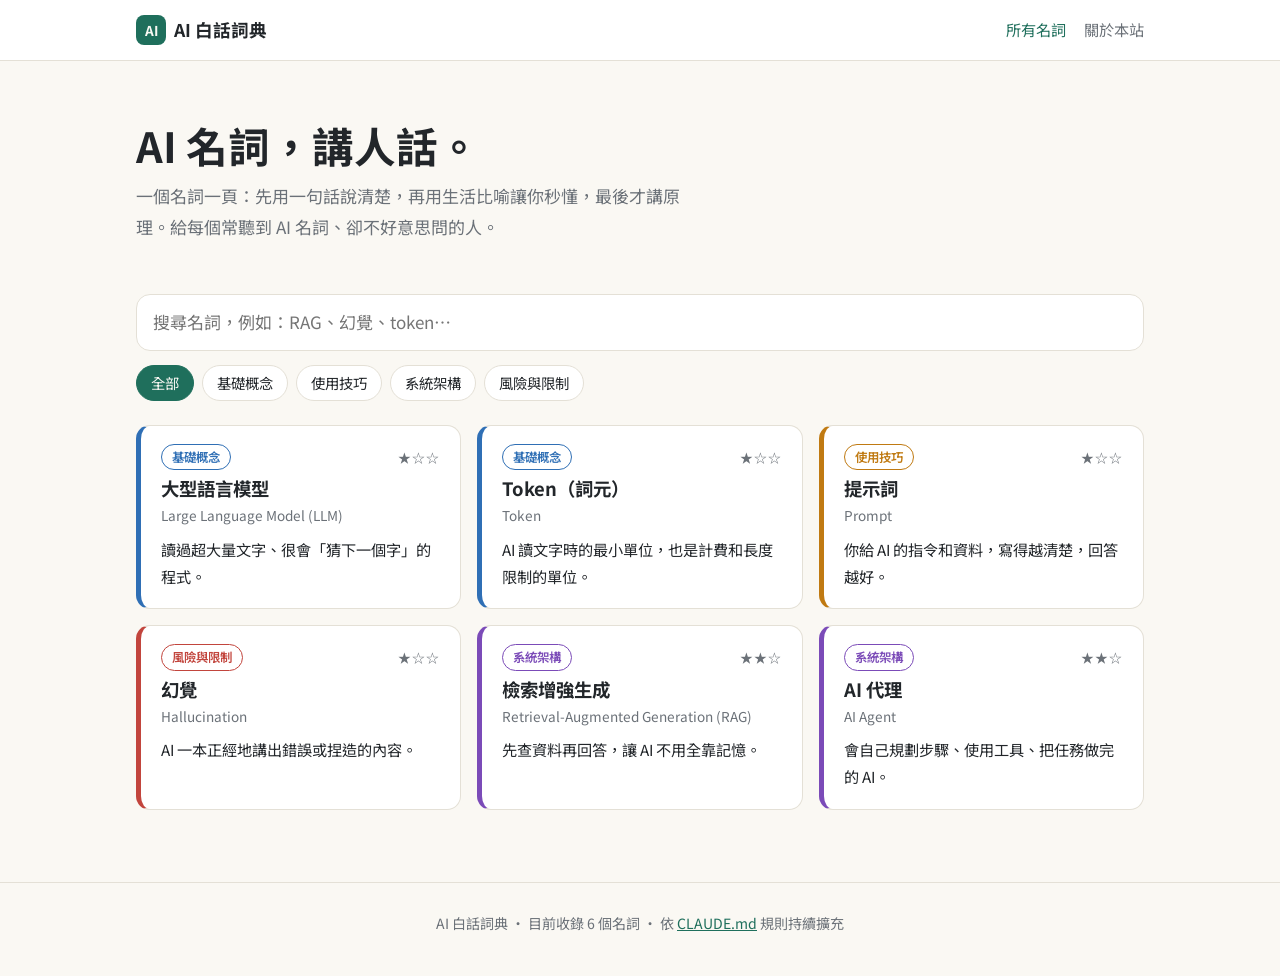
<file: index.html>
<!doctype html>
<html lang="zh-Hant-TW">
<head>
  <meta charset="utf-8">
  <meta name="viewport" content="width=device-width, initial-scale=1">
  <title>AI 白話詞典</title>
  <meta name="description" content="用白話和生活比喻解釋 AI 名詞的繁體中文小詞典。">
  <link rel="preconnect" href="https://fonts.googleapis.com">
  <link rel="stylesheet" href="https://fonts.googleapis.com/css2?family=Noto+Sans+TC:wght@400;500;700&display=swap">
  <link rel="stylesheet" href="assets/style.css">
</head>
<body data-root="." data-page="home">
  <main class="wrap-wide">
    <section class="hero">
      <h1>AI 名詞，講人話。</h1>
      <p>一個名詞一頁：先用一句話說清楚，再用生活比喻讓你秒懂，最後才講原理。給每個常聽到 AI 名詞、卻不好意思問的人。</p>
    </section>

    <div class="toolbar">
      <input id="search" class="search" type="search" placeholder="搜尋名詞，例如：RAG、幻覺、token…" aria-label="搜尋名詞">
      <div id="chips" class="chips" role="group" aria-label="分類篩選"></div>
    </div>

    <div id="term-grid" class="grid"></div>
  </main>

  <script src="data/terms.js"></script>
  <script src="assets/site.js"></script>
</body>
</html>
</file>
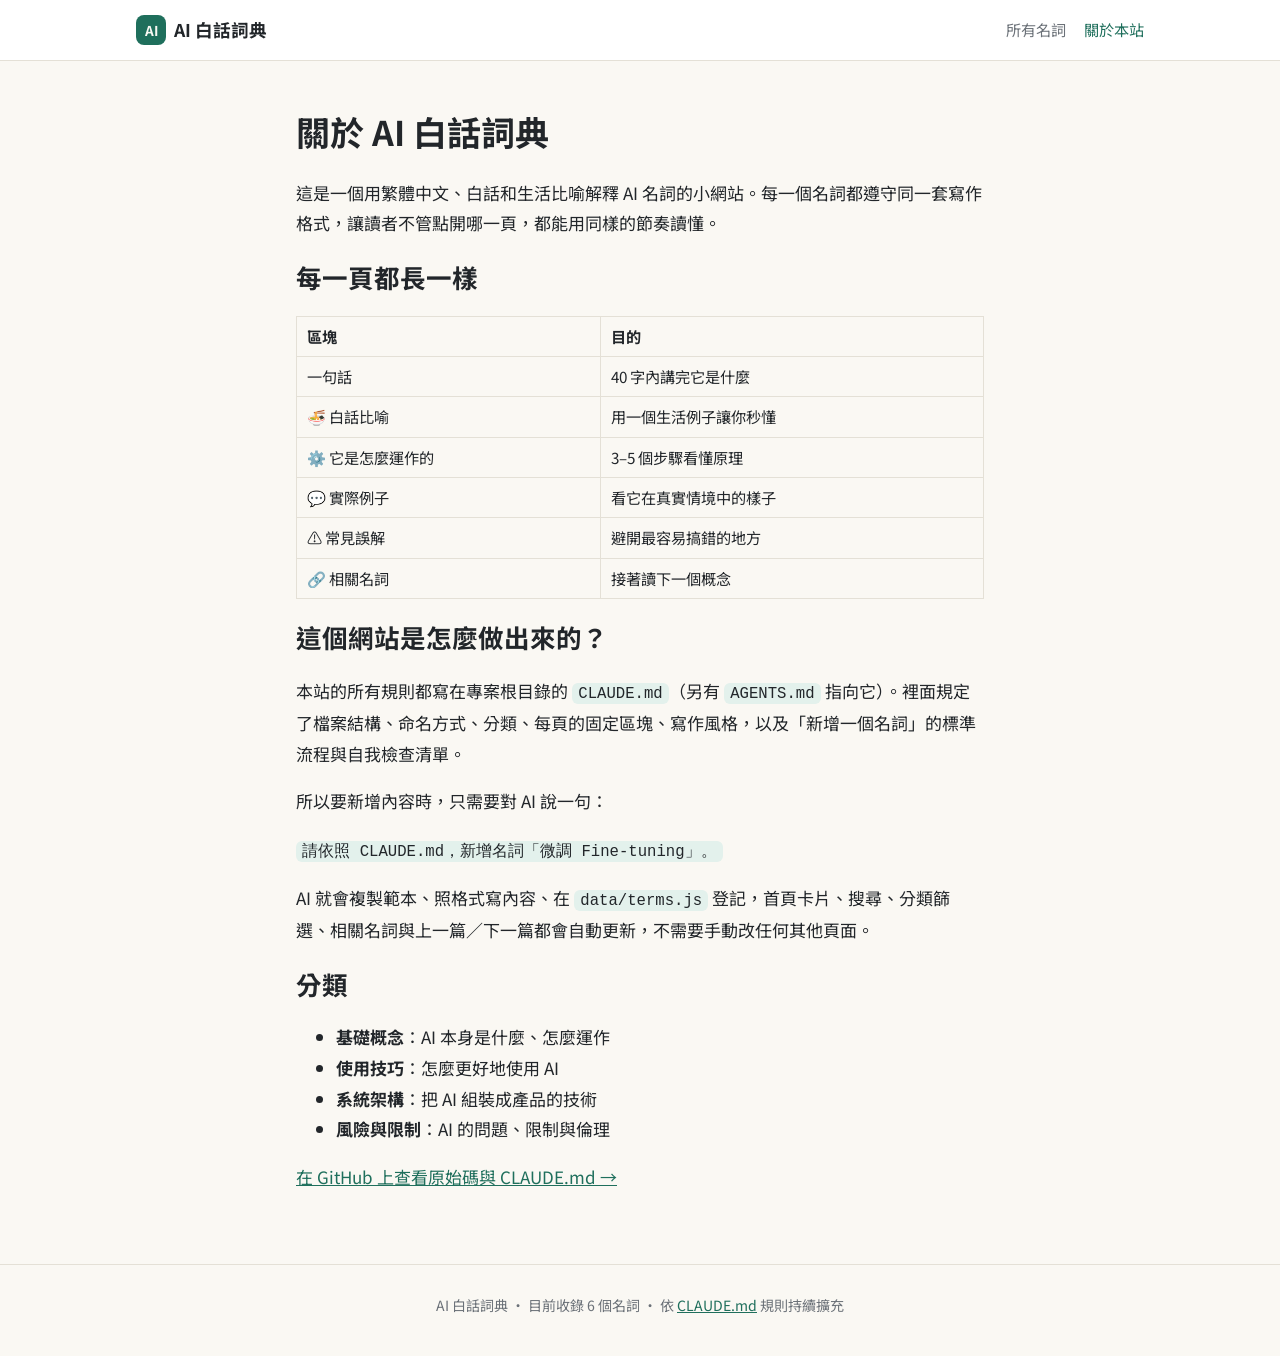
<file: about.html>
<!doctype html>
<html lang="zh-Hant-TW">
<head>
  <meta charset="utf-8">
  <meta name="viewport" content="width=device-width, initial-scale=1">
  <title>關於本站｜AI 白話詞典</title>
  <link rel="preconnect" href="https://fonts.googleapis.com">
  <link rel="stylesheet" href="https://fonts.googleapis.com/css2?family=Noto+Sans+TC:wght@400;500;700&display=swap">
  <link rel="stylesheet" href="assets/style.css">
</head>
<body data-root="." data-page="about">
  <main class="wrap prose">
    <h1>關於 AI 白話詞典</h1>
    <p>這是一個用繁體中文、白話和生活比喻解釋 AI 名詞的小網站。每一個名詞都遵守同一套寫作格式，讓讀者不管點開哪一頁，都能用同樣的節奏讀懂。</p>

    <h2>每一頁都長一樣</h2>
    <table>
      <tr><th>區塊</th><th>目的</th></tr>
      <tr><td>一句話</td><td>40 字內講完它是什麼</td></tr>
      <tr><td>🍜 白話比喻</td><td>用一個生活例子讓你秒懂</td></tr>
      <tr><td>⚙️ 它是怎麼運作的</td><td>3–5 個步驟看懂原理</td></tr>
      <tr><td>💬 實際例子</td><td>看它在真實情境中的樣子</td></tr>
      <tr><td>⚠️ 常見誤解</td><td>避開最容易搞錯的地方</td></tr>
      <tr><td>🔗 相關名詞</td><td>接著讀下一個概念</td></tr>
    </table>

    <h2>這個網站是怎麼做出來的？</h2>
    <p>本站的所有規則都寫在專案根目錄的 <code>CLAUDE.md</code>（另有 <code>AGENTS.md</code> 指向它）。裡面規定了檔案結構、命名方式、分類、每頁的固定區塊、寫作風格，以及「新增一個名詞」的標準流程與自我檢查清單。</p>
    <p>所以要新增內容時，只需要對 AI 說一句：</p>
    <p><code>請依照 CLAUDE.md，新增名詞「微調 Fine-tuning」。</code></p>
    <p>AI 就會複製範本、照格式寫內容、在 <code>data/terms.js</code> 登記，首頁卡片、搜尋、分類篩選、相關名詞與上一篇／下一篇都會自動更新，不需要手動改任何其他頁面。</p>

    <h2>分類</h2>
    <ul>
      <li><strong>基礎概念</strong>：AI 本身是什麼、怎麼運作</li>
      <li><strong>使用技巧</strong>：怎麼更好地使用 AI</li>
      <li><strong>系統架構</strong>：把 AI 組裝成產品的技術</li>
      <li><strong>風險與限制</strong>：AI 的問題、限制與倫理</li>
    </ul>

    <p><a href="https://github.com/josephinetiffany/ai-glossary">在 GitHub 上查看原始碼與 CLAUDE.md →</a></p>
  </main>

  <script src="data/terms.js"></script>
  <script src="assets/site.js"></script>
</body>
</html>
</file>
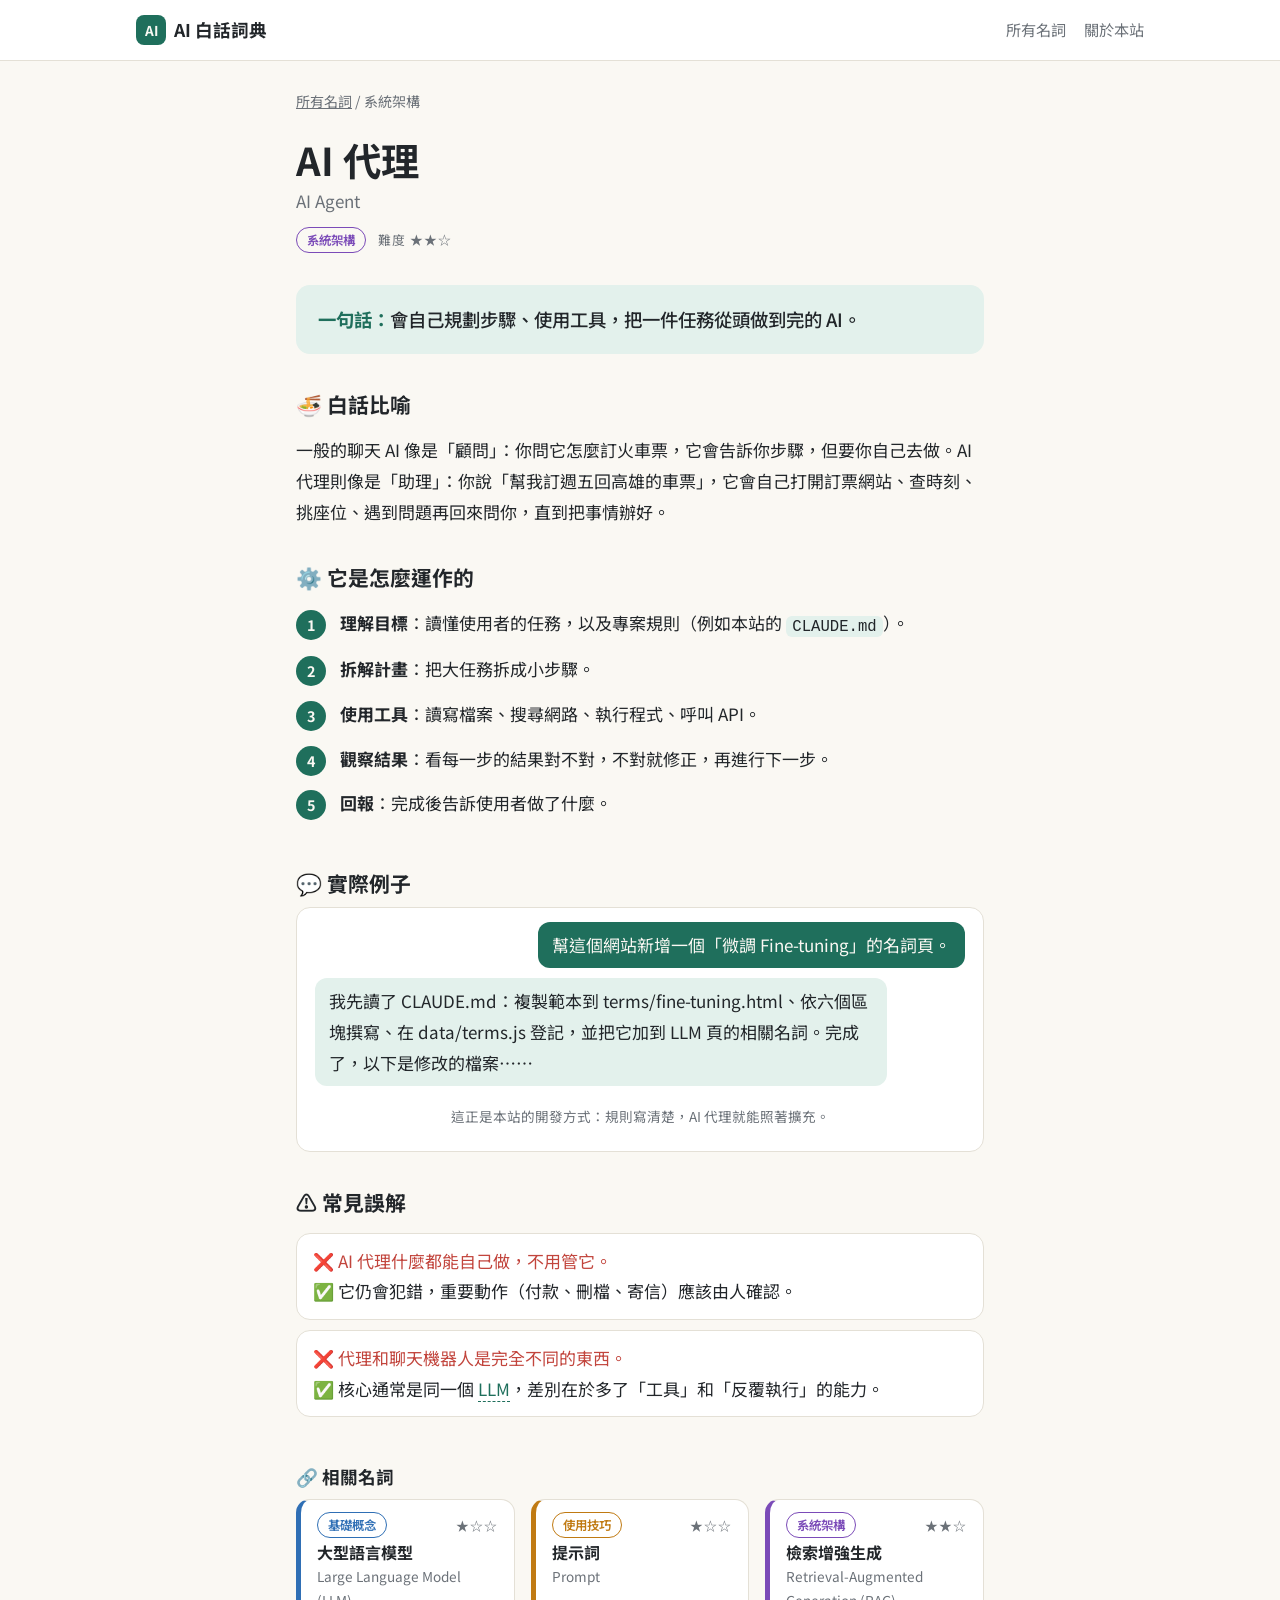
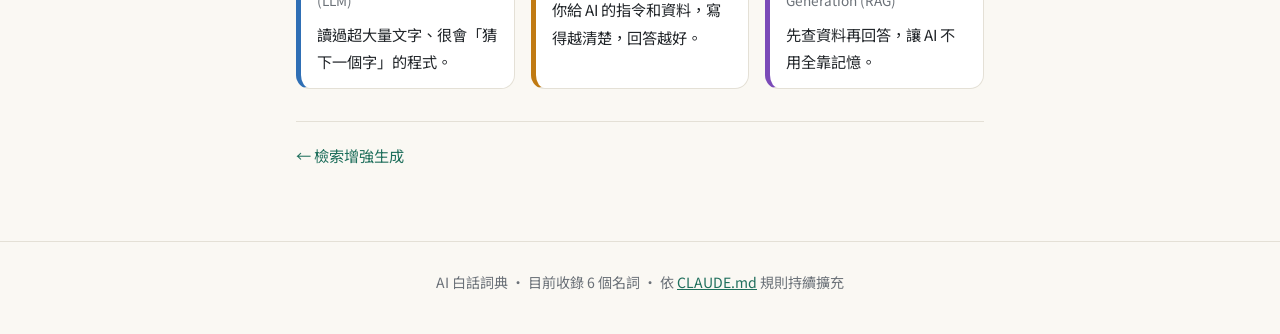
<file: terms/ai-agent.html>
<!doctype html>
<html lang="zh-Hant-TW">
<head>
  <meta charset="utf-8">
  <meta name="viewport" content="width=device-width, initial-scale=1">
  <title>AI 代理｜AI 白話詞典</title>
  <meta name="description" content="會自己規劃步驟、使用工具，把一件任務從頭做到完的 AI。">
  <link rel="preconnect" href="https://fonts.googleapis.com">
  <link rel="stylesheet" href="https://fonts.googleapis.com/css2?family=Noto+Sans+TC:wght@400;500;700&display=swap">
  <link rel="stylesheet" href="../assets/style.css">
</head>
<body data-root=".." data-slug="ai-agent">
  <main class="wrap">
    <article>
      <section class="tldr">會自己規劃步驟、使用工具，把一件任務從頭做到完的 AI。</section>

      <section>
        <h2>🍜 白話比喻</h2>
        <p>一般的聊天 AI 像是「顧問」：你問它怎麼訂火車票，它會告訴你步驟，但要你自己去做。AI 代理則像是「助理」：你說「幫我訂週五回高雄的車票」，它會自己打開訂票網站、查時刻、挑座位、遇到問題再回來問你，直到把事情辦好。</p>
      </section>

      <section>
        <h2>⚙️ 它是怎麼運作的</h2>
        <ol class="steps">
          <li><strong>理解目標</strong>：讀懂使用者的任務，以及專案規則（例如本站的 <code>CLAUDE.md</code>）。</li>
          <li><strong>拆解計畫</strong>：把大任務拆成小步驟。</li>
          <li><strong>使用工具</strong>：讀寫檔案、搜尋網路、執行程式、呼叫 API。</li>
          <li><strong>觀察結果</strong>：看每一步的結果對不對，不對就修正，再進行下一步。</li>
          <li><strong>回報</strong>：完成後告訴使用者做了什麼。</li>
        </ol>
      </section>

      <section>
        <h2>💬 實際例子</h2>
        <div class="chat">
          <p class="user">幫這個網站新增一個「微調 Fine-tuning」的名詞頁。</p>
          <p class="ai">我先讀了 CLAUDE.md：複製範本到 terms/fine-tuning.html、依六個區塊撰寫、在 data/terms.js 登記，並把它加到 LLM 頁的相關名詞。完成了，以下是修改的檔案……</p>
          <p class="note">這正是本站的開發方式：規則寫清楚，AI 代理就能照著擴充。</p>
        </div>
      </section>

      <section>
        <h2>⚠️ 常見誤解</h2>
        <ul class="myths">
          <li><span class="no">❌ AI 代理什麼都能自己做，不用管它。</span><span class="yes">✅ 它仍會犯錯，重要動作（付款、刪檔、寄信）應該由人確認。</span></li>
          <li><span class="no">❌ 代理和聊天機器人是完全不同的東西。</span><span class="yes">✅ 核心通常是同一個 <a class="term-link" href="llm.html">LLM</a>，差別在於多了「工具」和「反覆執行」的能力。</span></li>
        </ul>
      </section>

      <nav class="related"></nav>
    </article>
  </main>

  <script src="../data/terms.js"></script>
  <script src="../assets/site.js"></script>
</body>
</html>
</file>
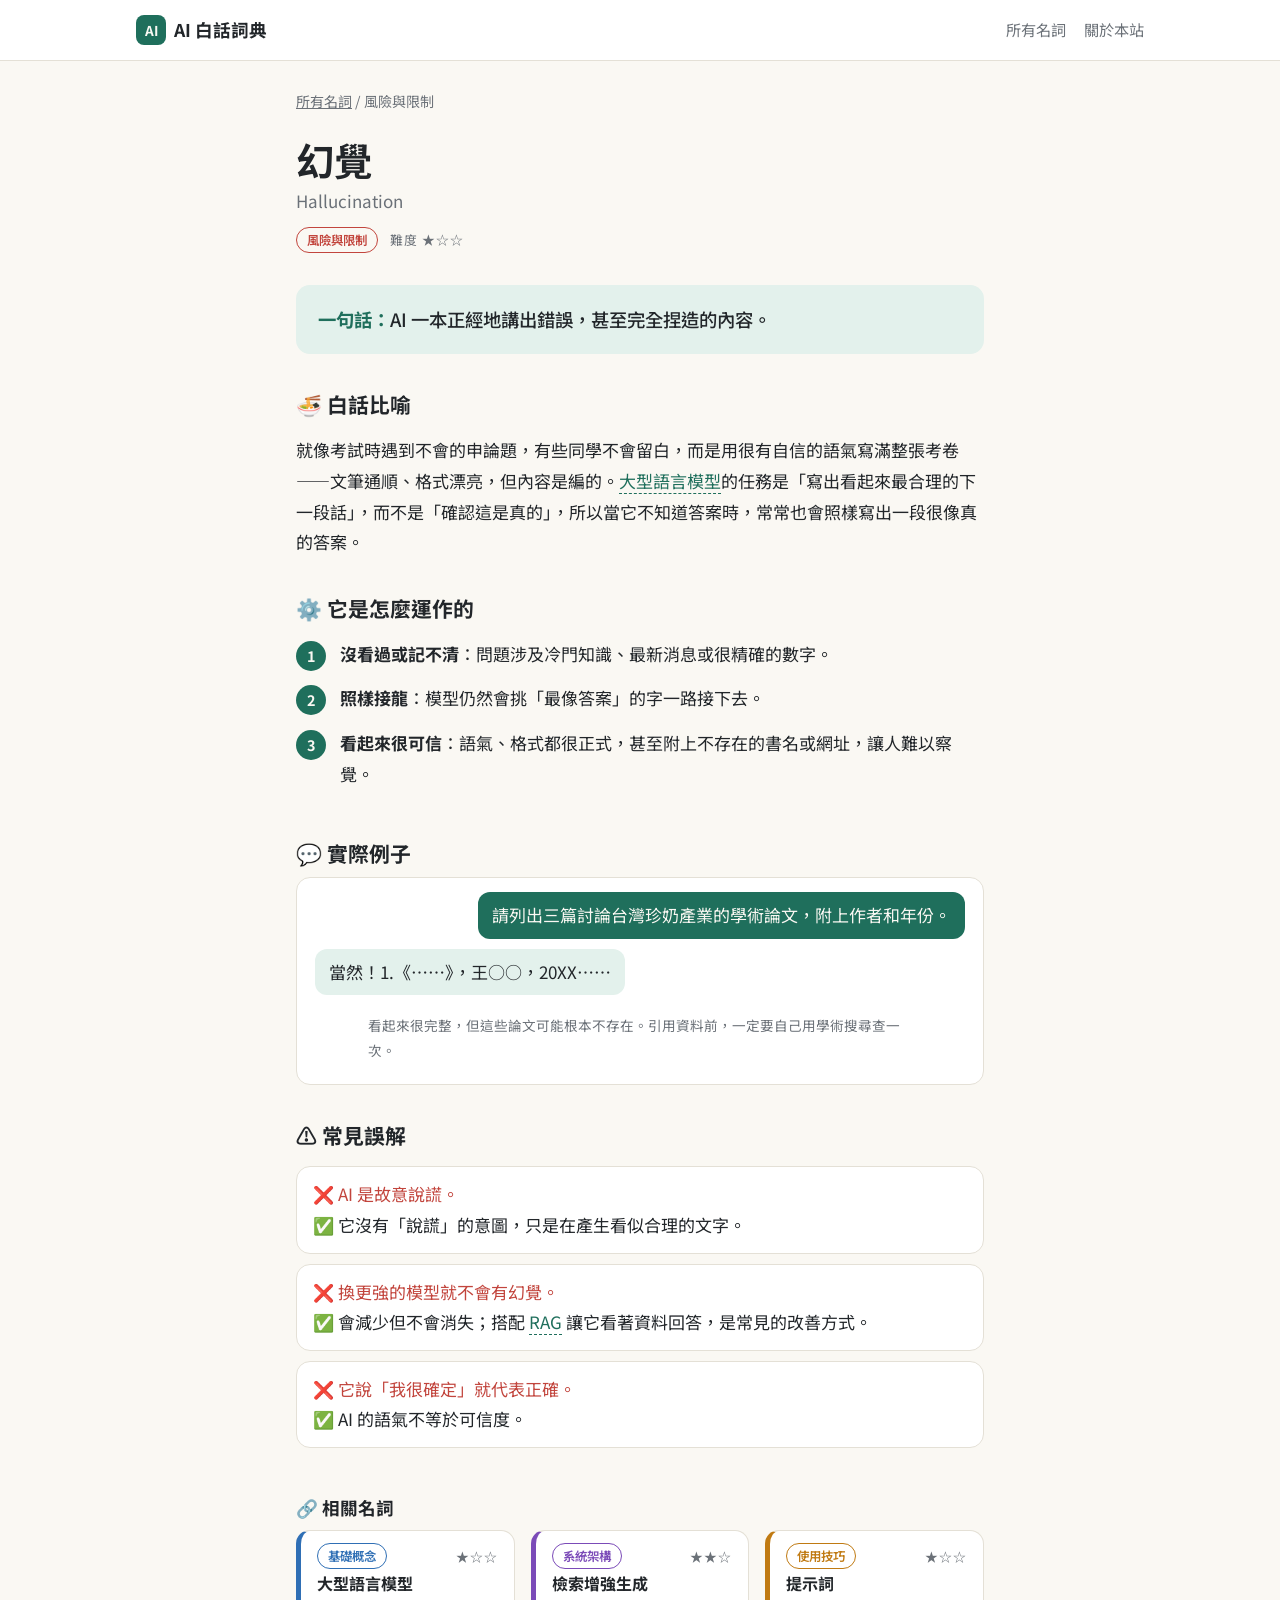
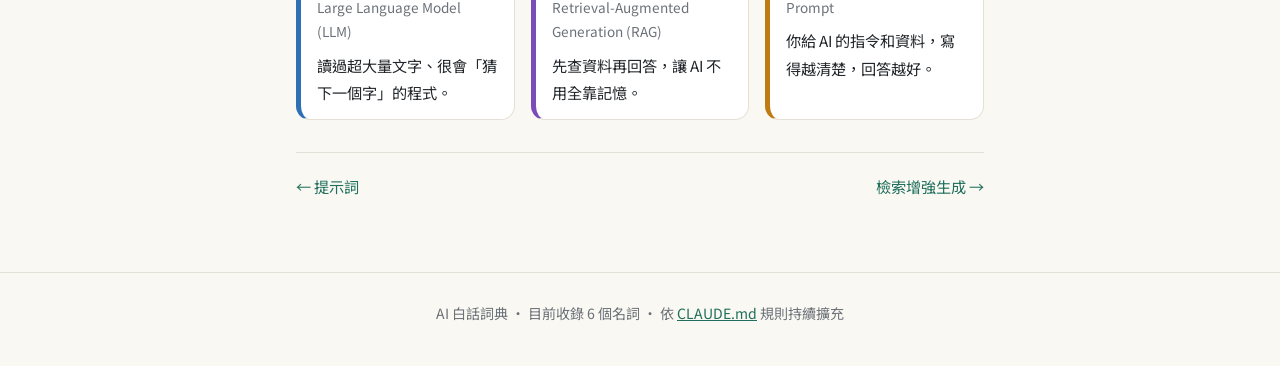
<file: terms/hallucination.html>
<!doctype html>
<html lang="zh-Hant-TW">
<head>
  <meta charset="utf-8">
  <meta name="viewport" content="width=device-width, initial-scale=1">
  <title>幻覺｜AI 白話詞典</title>
  <meta name="description" content="AI 一本正經地講出錯誤，甚至完全捏造的內容。">
  <link rel="preconnect" href="https://fonts.googleapis.com">
  <link rel="stylesheet" href="https://fonts.googleapis.com/css2?family=Noto+Sans+TC:wght@400;500;700&display=swap">
  <link rel="stylesheet" href="../assets/style.css">
</head>
<body data-root=".." data-slug="hallucination">
  <main class="wrap">
    <article>
      <section class="tldr">AI 一本正經地講出錯誤，甚至完全捏造的內容。</section>

      <section>
        <h2>🍜 白話比喻</h2>
        <p>就像考試時遇到不會的申論題，有些同學不會留白，而是用很有自信的語氣寫滿整張考卷——文筆通順、格式漂亮，但內容是編的。<a class="term-link" href="llm.html">大型語言模型</a>的任務是「寫出看起來最合理的下一段話」，而不是「確認這是真的」，所以當它不知道答案時，常常也會照樣寫出一段很像真的答案。</p>
      </section>

      <section>
        <h2>⚙️ 它是怎麼運作的</h2>
        <ol class="steps">
          <li><strong>沒看過或記不清</strong>：問題涉及冷門知識、最新消息或很精確的數字。</li>
          <li><strong>照樣接龍</strong>：模型仍然會挑「最像答案」的字一路接下去。</li>
          <li><strong>看起來很可信</strong>：語氣、格式都很正式，甚至附上不存在的書名或網址，讓人難以察覺。</li>
        </ol>
      </section>

      <section>
        <h2>💬 實際例子</h2>
        <div class="chat">
          <p class="user">請列出三篇討論台灣珍奶產業的學術論文，附上作者和年份。</p>
          <p class="ai">當然！1.《……》，王○○，20XX……</p>
          <p class="note">看起來很完整，但這些論文可能根本不存在。引用資料前，一定要自己用學術搜尋查一次。</p>
        </div>
      </section>

      <section>
        <h2>⚠️ 常見誤解</h2>
        <ul class="myths">
          <li><span class="no">❌ AI 是故意說謊。</span><span class="yes">✅ 它沒有「說謊」的意圖，只是在產生看似合理的文字。</span></li>
          <li><span class="no">❌ 換更強的模型就不會有幻覺。</span><span class="yes">✅ 會減少但不會消失；搭配 <a class="term-link" href="rag.html">RAG</a> 讓它看著資料回答，是常見的改善方式。</span></li>
          <li><span class="no">❌ 它說「我很確定」就代表正確。</span><span class="yes">✅ AI 的語氣不等於可信度。</span></li>
        </ul>
      </section>

      <nav class="related"></nav>
    </article>
  </main>

  <script src="../data/terms.js"></script>
  <script src="../assets/site.js"></script>
</body>
</html>
</file>
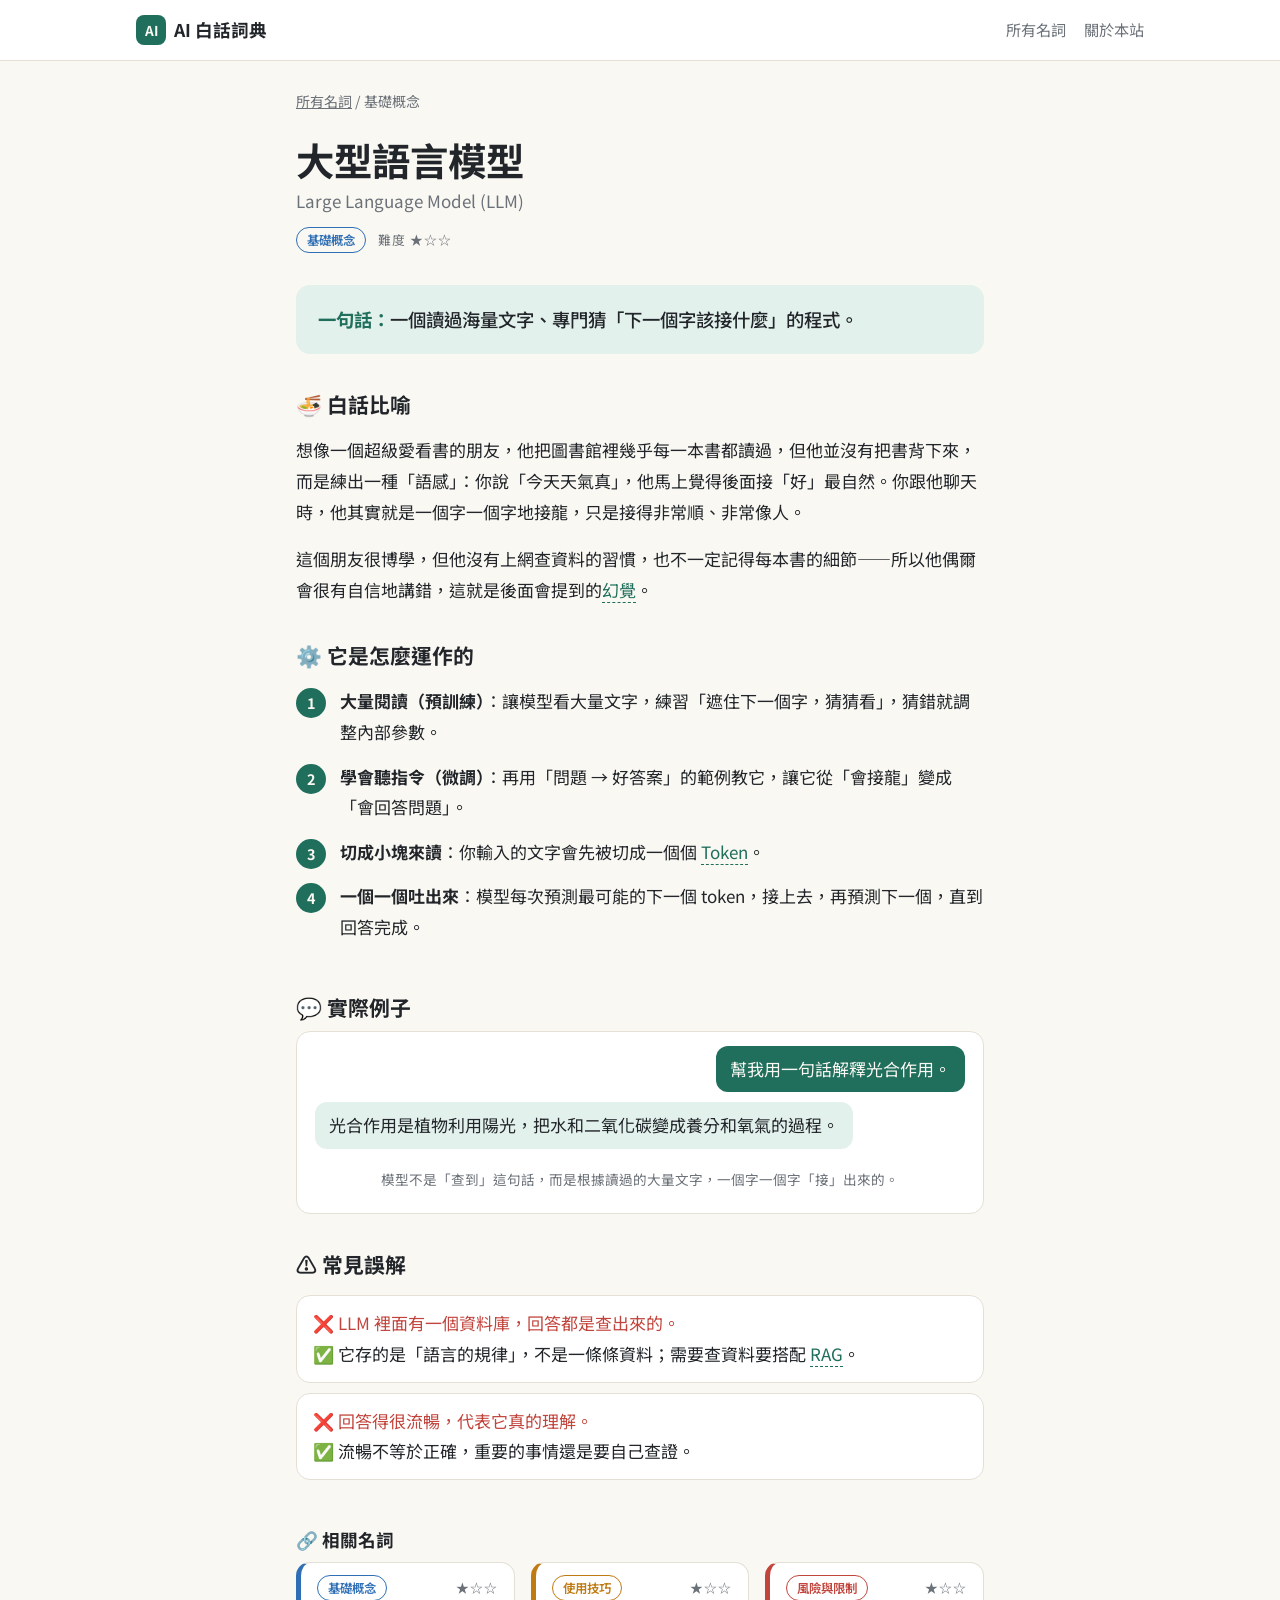
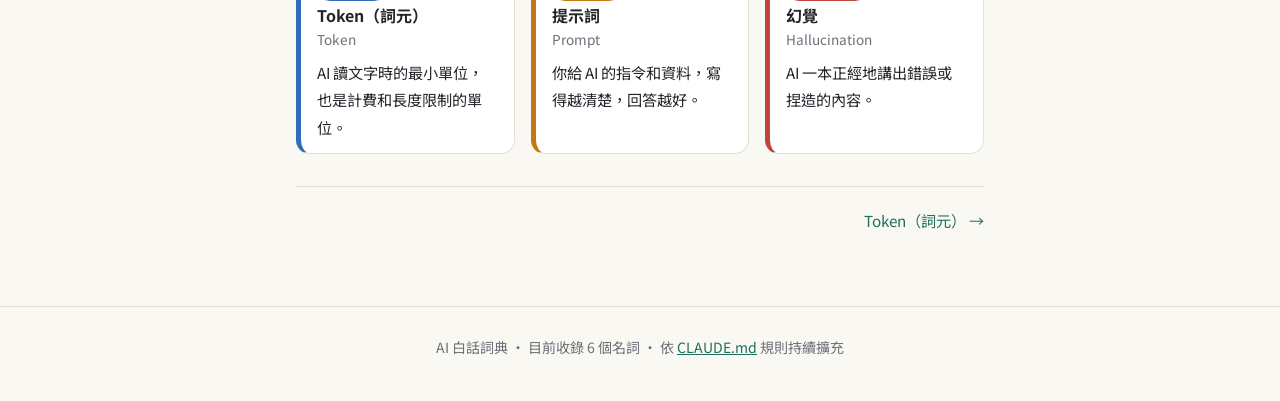
<file: terms/llm.html>
<!doctype html>
<html lang="zh-Hant-TW">
<head>
  <meta charset="utf-8">
  <meta name="viewport" content="width=device-width, initial-scale=1">
  <title>大型語言模型｜AI 白話詞典</title>
  <meta name="description" content="一個讀過海量文字、專門猜「下一個字該接什麼」的程式。">
  <link rel="preconnect" href="https://fonts.googleapis.com">
  <link rel="stylesheet" href="https://fonts.googleapis.com/css2?family=Noto+Sans+TC:wght@400;500;700&display=swap">
  <link rel="stylesheet" href="../assets/style.css">
</head>
<body data-root=".." data-slug="llm">
  <main class="wrap">
    <article>
      <section class="tldr">一個讀過海量文字、專門猜「下一個字該接什麼」的程式。</section>

      <section>
        <h2>🍜 白話比喻</h2>
        <p>想像一個超級愛看書的朋友，他把圖書館裡幾乎每一本書都讀過，但他並沒有把書背下來，而是練出一種「語感」：你說「今天天氣真」，他馬上覺得後面接「好」最自然。你跟他聊天時，他其實就是一個字一個字地接龍，只是接得非常順、非常像人。</p>
        <p>這個朋友很博學，但他沒有上網查資料的習慣，也不一定記得每本書的細節——所以他偶爾會很有自信地講錯，這就是後面會提到的<a class="term-link" href="hallucination.html">幻覺</a>。</p>
      </section>

      <section>
        <h2>⚙️ 它是怎麼運作的</h2>
        <ol class="steps">
          <li><strong>大量閱讀（預訓練）</strong>：讓模型看大量文字，練習「遮住下一個字，猜猜看」，猜錯就調整內部參數。</li>
          <li><strong>學會聽指令（微調）</strong>：再用「問題 → 好答案」的範例教它，讓它從「會接龍」變成「會回答問題」。</li>
          <li><strong>切成小塊來讀</strong>：你輸入的文字會先被切成一個個 <a class="term-link" href="token.html">Token</a>。</li>
          <li><strong>一個一個吐出來</strong>：模型每次預測最可能的下一個 token，接上去，再預測下一個，直到回答完成。</li>
        </ol>
      </section>

      <section>
        <h2>💬 實際例子</h2>
        <div class="chat">
          <p class="user">幫我用一句話解釋光合作用。</p>
          <p class="ai">光合作用是植物利用陽光，把水和二氧化碳變成養分和氧氣的過程。</p>
          <p class="note">模型不是「查到」這句話，而是根據讀過的大量文字，一個字一個字「接」出來的。</p>
        </div>
      </section>

      <section>
        <h2>⚠️ 常見誤解</h2>
        <ul class="myths">
          <li><span class="no">❌ LLM 裡面有一個資料庫，回答都是查出來的。</span><span class="yes">✅ 它存的是「語言的規律」，不是一條條資料；需要查資料要搭配 <a class="term-link" href="rag.html">RAG</a>。</span></li>
          <li><span class="no">❌ 回答得很流暢，代表它真的理解。</span><span class="yes">✅ 流暢不等於正確，重要的事情還是要自己查證。</span></li>
        </ul>
      </section>

      <nav class="related"></nav>
    </article>
  </main>

  <script src="../data/terms.js"></script>
  <script src="../assets/site.js"></script>
</body>
</html>
</file>
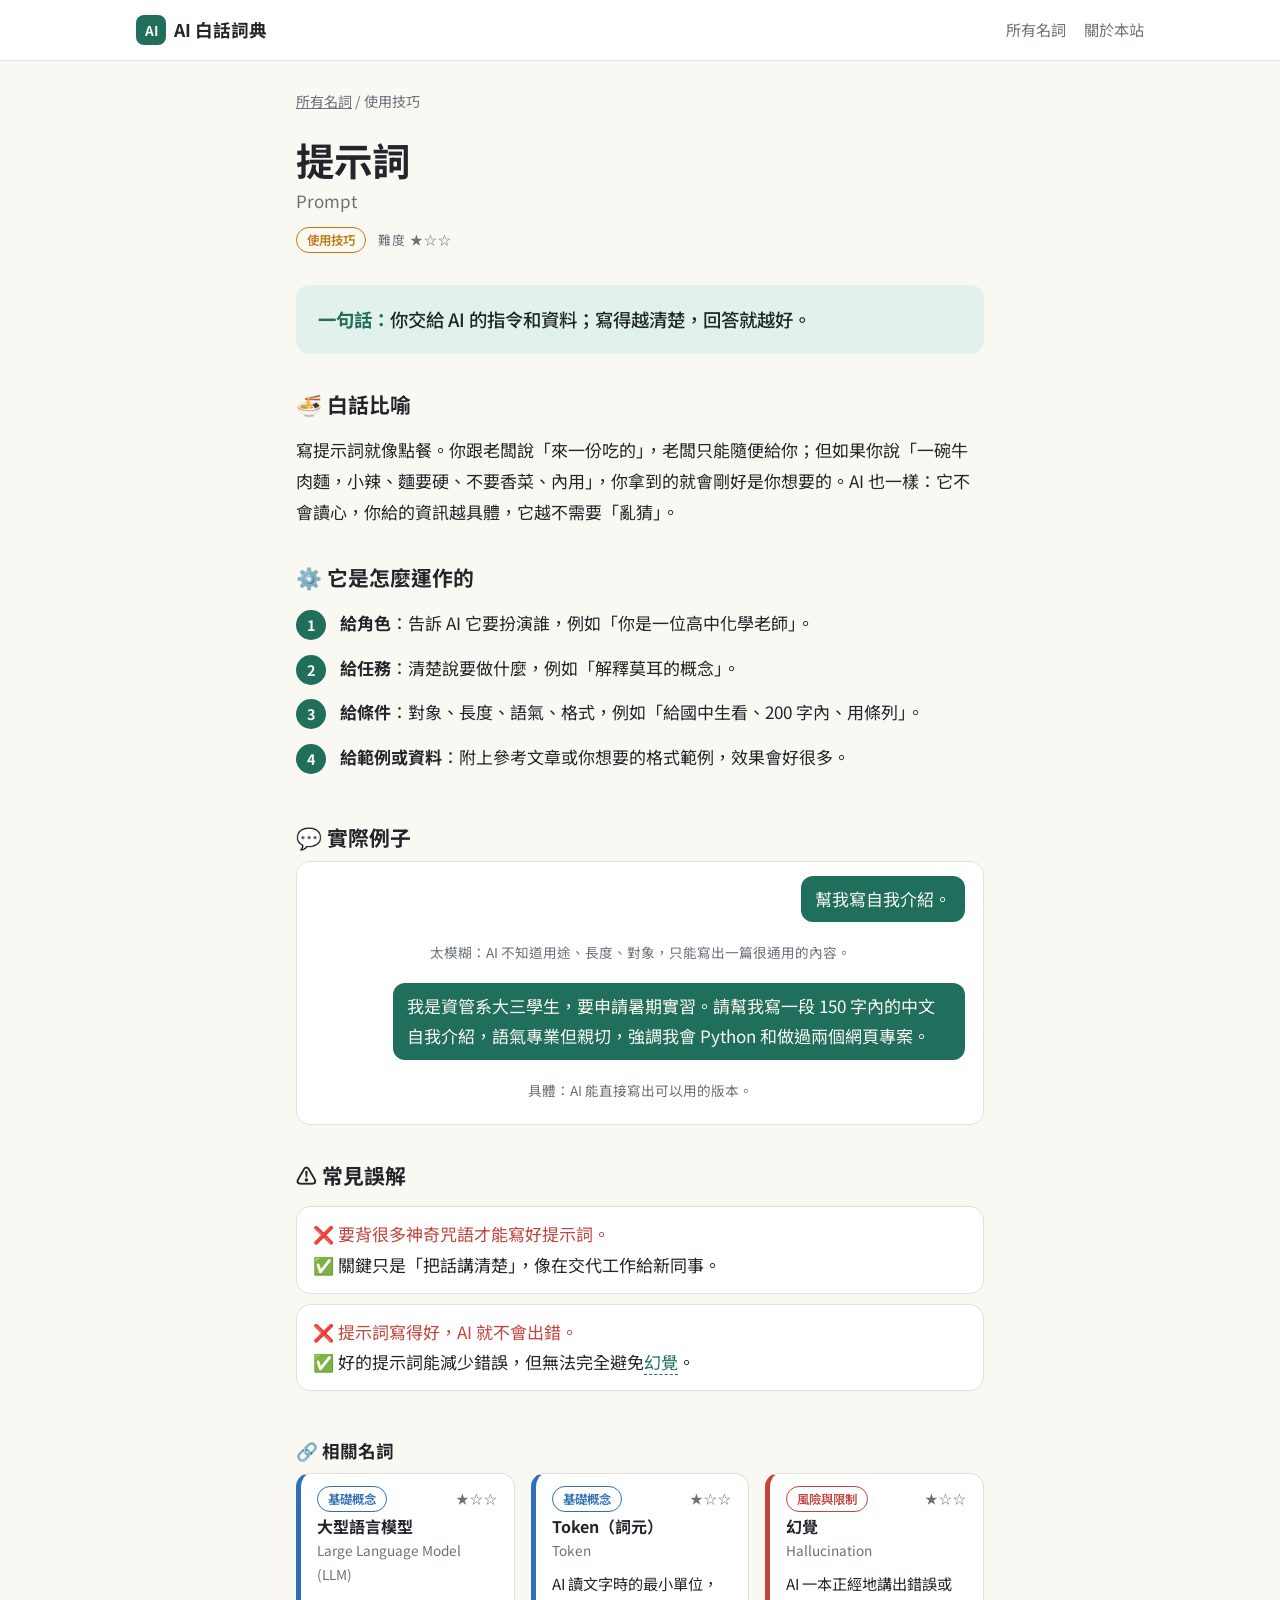
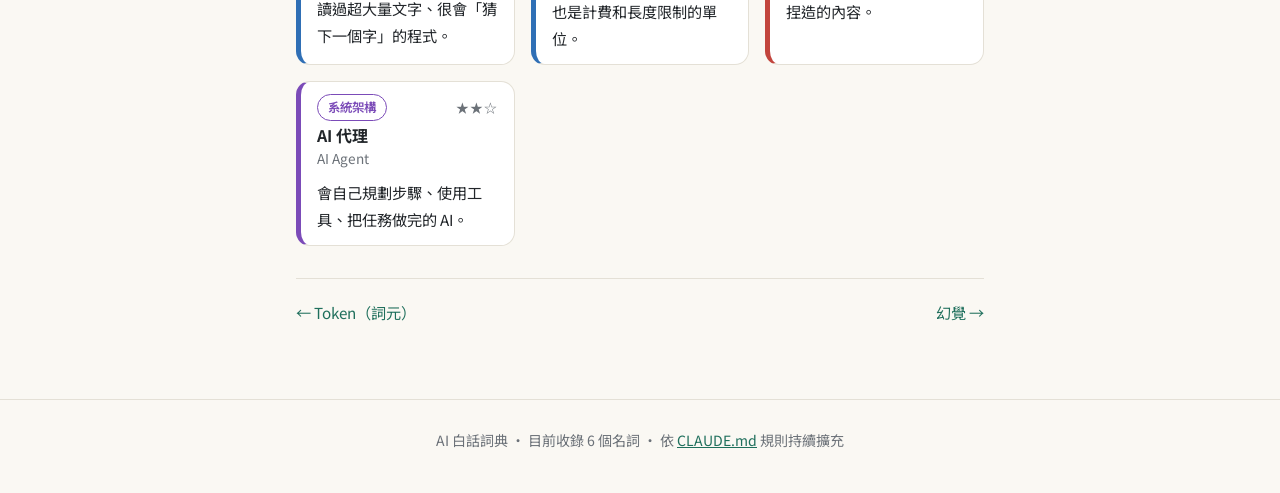
<file: terms/prompt.html>
<!doctype html>
<html lang="zh-Hant-TW">
<head>
  <meta charset="utf-8">
  <meta name="viewport" content="width=device-width, initial-scale=1">
  <title>提示詞｜AI 白話詞典</title>
  <meta name="description" content="你交給 AI 的指令和資料；寫得越清楚，回答就越好。">
  <link rel="preconnect" href="https://fonts.googleapis.com">
  <link rel="stylesheet" href="https://fonts.googleapis.com/css2?family=Noto+Sans+TC:wght@400;500;700&display=swap">
  <link rel="stylesheet" href="../assets/style.css">
</head>
<body data-root=".." data-slug="prompt">
  <main class="wrap">
    <article>
      <section class="tldr">你交給 AI 的指令和資料；寫得越清楚，回答就越好。</section>

      <section>
        <h2>🍜 白話比喻</h2>
        <p>寫提示詞就像點餐。你跟老闆說「來一份吃的」，老闆只能隨便給你；但如果你說「一碗牛肉麵，小辣、麵要硬、不要香菜、內用」，你拿到的就會剛好是你想要的。AI 也一樣：它不會讀心，你給的資訊越具體，它越不需要「亂猜」。</p>
      </section>

      <section>
        <h2>⚙️ 它是怎麼運作的</h2>
        <ol class="steps">
          <li><strong>給角色</strong>：告訴 AI 它要扮演誰，例如「你是一位高中化學老師」。</li>
          <li><strong>給任務</strong>：清楚說要做什麼，例如「解釋莫耳的概念」。</li>
          <li><strong>給條件</strong>：對象、長度、語氣、格式，例如「給國中生看、200 字內、用條列」。</li>
          <li><strong>給範例或資料</strong>：附上參考文章或你想要的格式範例，效果會好很多。</li>
        </ol>
      </section>

      <section>
        <h2>💬 實際例子</h2>
        <div class="chat">
          <p class="user">幫我寫自我介紹。</p>
          <p class="note">太模糊：AI 不知道用途、長度、對象，只能寫出一篇很通用的內容。</p>
          <p class="user">我是資管系大三學生，要申請暑期實習。請幫我寫一段 150 字內的中文自我介紹，語氣專業但親切，強調我會 Python 和做過兩個網頁專案。</p>
          <p class="note">具體：AI 能直接寫出可以用的版本。</p>
        </div>
      </section>

      <section>
        <h2>⚠️ 常見誤解</h2>
        <ul class="myths">
          <li><span class="no">❌ 要背很多神奇咒語才能寫好提示詞。</span><span class="yes">✅ 關鍵只是「把話講清楚」，像在交代工作給新同事。</span></li>
          <li><span class="no">❌ 提示詞寫得好，AI 就不會出錯。</span><span class="yes">✅ 好的提示詞能減少錯誤，但無法完全避免<a class="term-link" href="hallucination.html">幻覺</a>。</span></li>
        </ul>
      </section>

      <nav class="related"></nav>
    </article>
  </main>

  <script src="../data/terms.js"></script>
  <script src="../assets/site.js"></script>
</body>
</html>
</file>
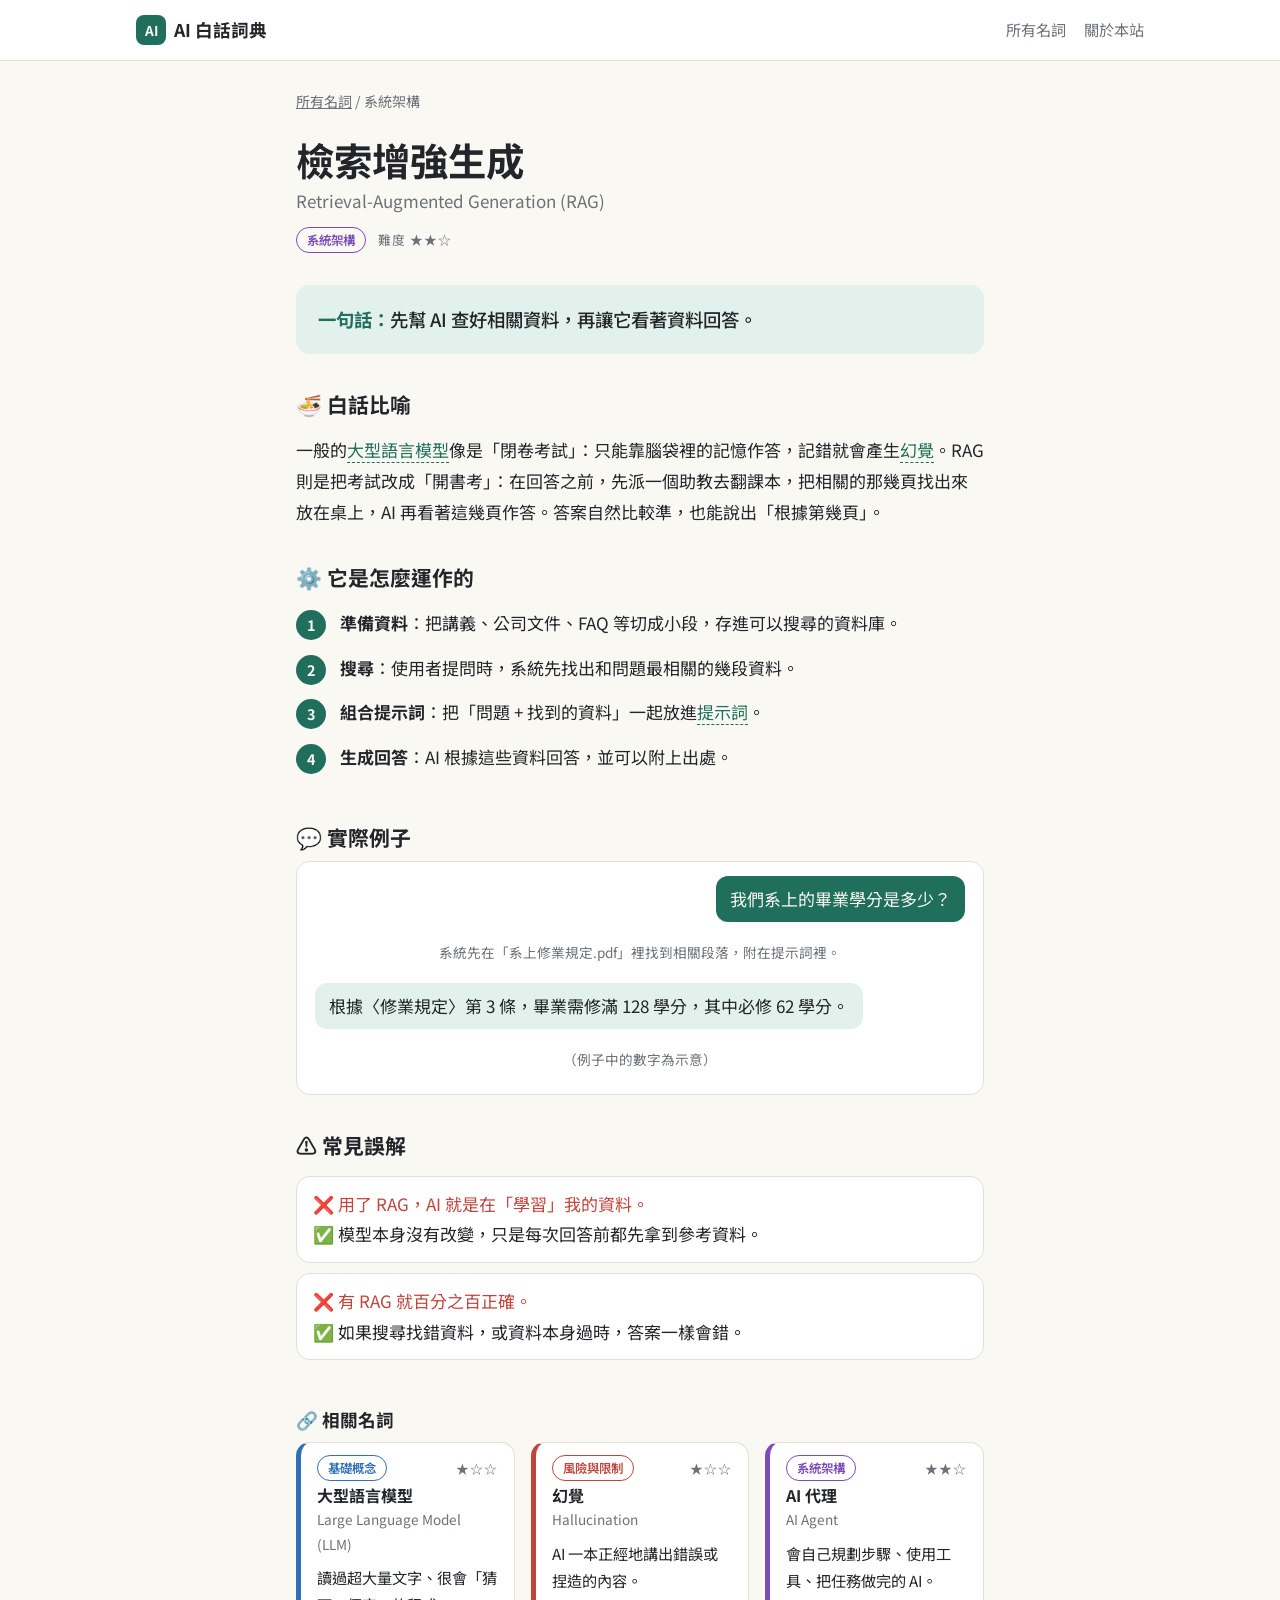
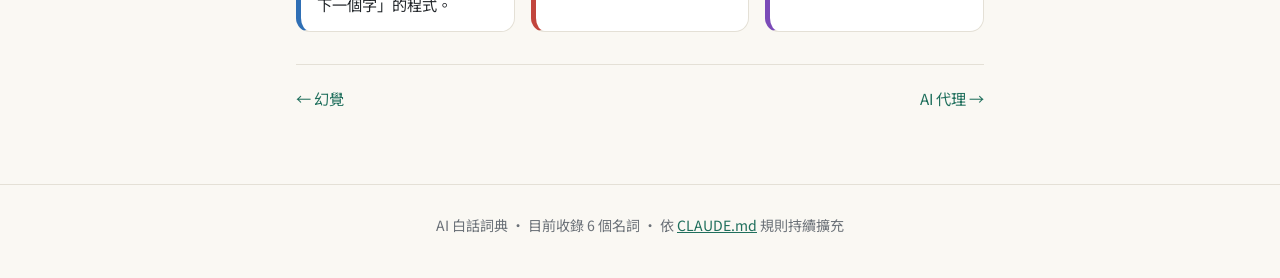
<file: terms/rag.html>
<!doctype html>
<html lang="zh-Hant-TW">
<head>
  <meta charset="utf-8">
  <meta name="viewport" content="width=device-width, initial-scale=1">
  <title>檢索增強生成｜AI 白話詞典</title>
  <meta name="description" content="先幫 AI 查好相關資料，再讓它看著資料回答。">
  <link rel="preconnect" href="https://fonts.googleapis.com">
  <link rel="stylesheet" href="https://fonts.googleapis.com/css2?family=Noto+Sans+TC:wght@400;500;700&display=swap">
  <link rel="stylesheet" href="../assets/style.css">
</head>
<body data-root=".." data-slug="rag">
  <main class="wrap">
    <article>
      <section class="tldr">先幫 AI 查好相關資料，再讓它看著資料回答。</section>

      <section>
        <h2>🍜 白話比喻</h2>
        <p>一般的<a class="term-link" href="llm.html">大型語言模型</a>像是「閉卷考試」：只能靠腦袋裡的記憶作答，記錯就會產生<a class="term-link" href="hallucination.html">幻覺</a>。RAG 則是把考試改成「開書考」：在回答之前，先派一個助教去翻課本，把相關的那幾頁找出來放在桌上，AI 再看著這幾頁作答。答案自然比較準，也能說出「根據第幾頁」。</p>
      </section>

      <section>
        <h2>⚙️ 它是怎麼運作的</h2>
        <ol class="steps">
          <li><strong>準備資料</strong>：把講義、公司文件、FAQ 等切成小段，存進可以搜尋的資料庫。</li>
          <li><strong>搜尋</strong>：使用者提問時，系統先找出和問題最相關的幾段資料。</li>
          <li><strong>組合提示詞</strong>：把「問題 + 找到的資料」一起放進<a class="term-link" href="prompt.html">提示詞</a>。</li>
          <li><strong>生成回答</strong>：AI 根據這些資料回答，並可以附上出處。</li>
        </ol>
      </section>

      <section>
        <h2>💬 實際例子</h2>
        <div class="chat">
          <p class="user">我們系上的畢業學分是多少？</p>
          <p class="note">系統先在「系上修業規定.pdf」裡找到相關段落，附在提示詞裡。</p>
          <p class="ai">根據〈修業規定〉第 3 條，畢業需修滿 128 學分，其中必修 62 學分。</p>
          <p class="note">（例子中的數字為示意）</p>
        </div>
      </section>

      <section>
        <h2>⚠️ 常見誤解</h2>
        <ul class="myths">
          <li><span class="no">❌ 用了 RAG，AI 就是在「學習」我的資料。</span><span class="yes">✅ 模型本身沒有改變，只是每次回答前都先拿到參考資料。</span></li>
          <li><span class="no">❌ 有 RAG 就百分之百正確。</span><span class="yes">✅ 如果搜尋找錯資料，或資料本身過時，答案一樣會錯。</span></li>
        </ul>
      </section>

      <nav class="related"></nav>
    </article>
  </main>

  <script src="../data/terms.js"></script>
  <script src="../assets/site.js"></script>
</body>
</html>
</file>
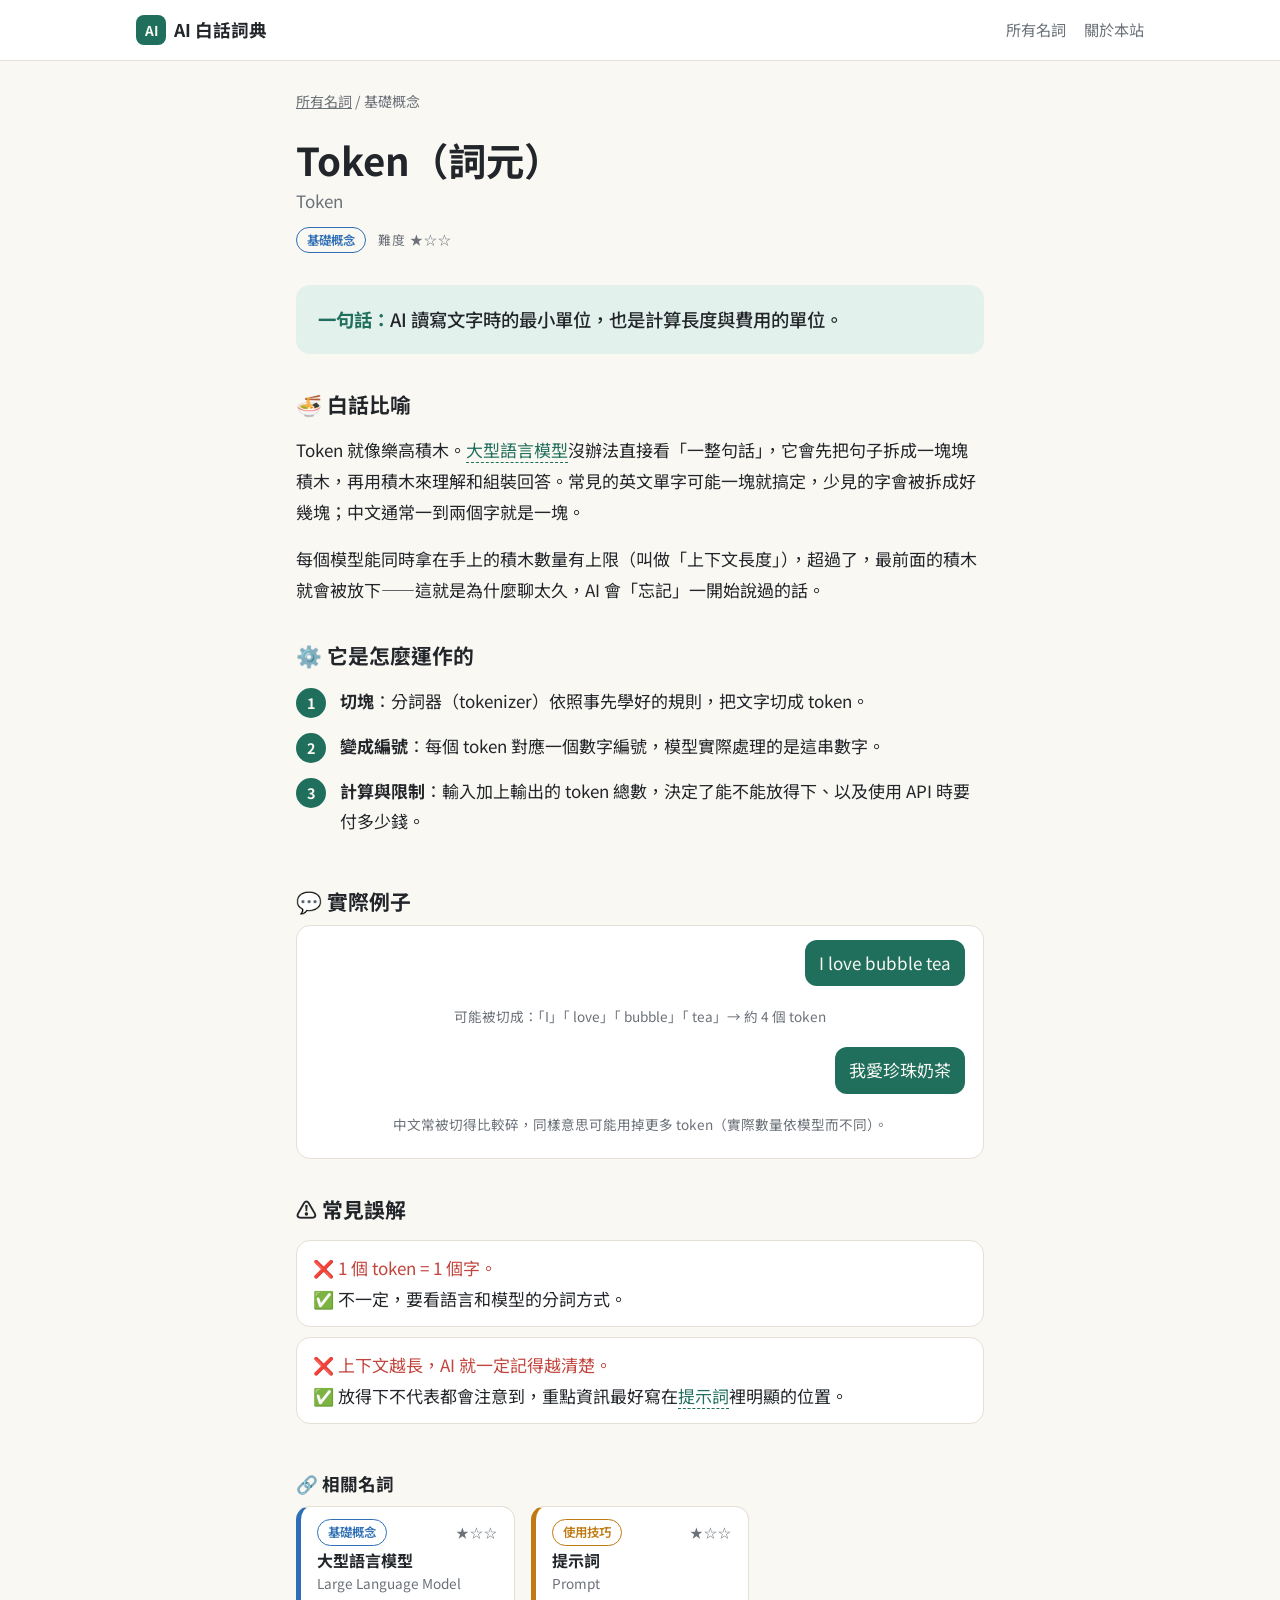
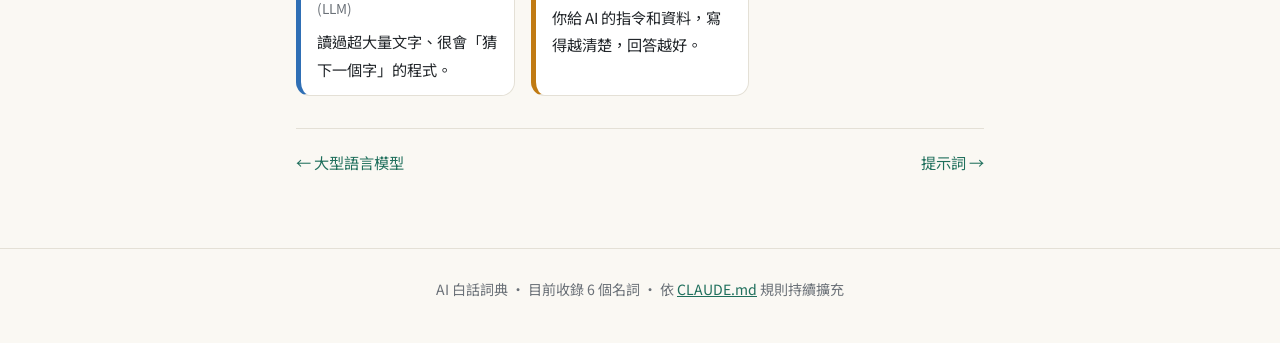
<file: terms/token.html>
<!doctype html>
<html lang="zh-Hant-TW">
<head>
  <meta charset="utf-8">
  <meta name="viewport" content="width=device-width, initial-scale=1">
  <title>Token（詞元）｜AI 白話詞典</title>
  <meta name="description" content="AI 讀寫文字時的最小單位，也是計算長度與費用的單位。">
  <link rel="preconnect" href="https://fonts.googleapis.com">
  <link rel="stylesheet" href="https://fonts.googleapis.com/css2?family=Noto+Sans+TC:wght@400;500;700&display=swap">
  <link rel="stylesheet" href="../assets/style.css">
</head>
<body data-root=".." data-slug="token">
  <main class="wrap">
    <article>
      <section class="tldr">AI 讀寫文字時的最小單位，也是計算長度與費用的單位。</section>

      <section>
        <h2>🍜 白話比喻</h2>
        <p>Token 就像樂高積木。<a class="term-link" href="llm.html">大型語言模型</a>沒辦法直接看「一整句話」，它會先把句子拆成一塊塊積木，再用積木來理解和組裝回答。常見的英文單字可能一塊就搞定，少見的字會被拆成好幾塊；中文通常一到兩個字就是一塊。</p>
        <p>每個模型能同時拿在手上的積木數量有上限（叫做「上下文長度」），超過了，最前面的積木就會被放下——這就是為什麼聊太久，AI 會「忘記」一開始說過的話。</p>
      </section>

      <section>
        <h2>⚙️ 它是怎麼運作的</h2>
        <ol class="steps">
          <li><strong>切塊</strong>：分詞器（tokenizer）依照事先學好的規則，把文字切成 token。</li>
          <li><strong>變成編號</strong>：每個 token 對應一個數字編號，模型實際處理的是這串數字。</li>
          <li><strong>計算與限制</strong>：輸入加上輸出的 token 總數，決定了能不能放得下、以及使用 API 時要付多少錢。</li>
        </ol>
      </section>

      <section>
        <h2>💬 實際例子</h2>
        <div class="chat">
          <p class="user">I love bubble tea</p>
          <p class="note">可能被切成：「I」「 love」「 bubble」「 tea」→ 約 4 個 token</p>
          <p class="user">我愛珍珠奶茶</p>
          <p class="note">中文常被切得比較碎，同樣意思可能用掉更多 token（實際數量依模型而不同）。</p>
        </div>
      </section>

      <section>
        <h2>⚠️ 常見誤解</h2>
        <ul class="myths">
          <li><span class="no">❌ 1 個 token = 1 個字。</span><span class="yes">✅ 不一定，要看語言和模型的分詞方式。</span></li>
          <li><span class="no">❌ 上下文越長，AI 就一定記得越清楚。</span><span class="yes">✅ 放得下不代表都會注意到，重點資訊最好寫在<a class="term-link" href="prompt.html">提示詞</a>裡明顯的位置。</span></li>
        </ul>
      </section>

      <nav class="related"></nav>
    </article>
  </main>

  <script src="../data/terms.js"></script>
  <script src="../assets/site.js"></script>
</body>
</html>
</file>
<file: assets/style.css>
/* ============================================================
 * AI 白話詞典 —— 全站唯一樣式表
 * 規則見 CLAUDE.md 第 12 節。新增樣式請放在對應區塊。
 * ============================================================ */

/* ---------- 1. 色彩與變數 ---------- */
:root {
  --bg: #faf8f3;
  --surface: #ffffff;
  --text: #22262a;
  --muted: #6b7178;
  --border: #e4e0d6;
  --accent: #1f6f5c;
  --accent-soft: #e3f1ec;

  --cat-basics: #2f6fb5;
  --cat-usage:  #c07a12;
  --cat-system: #7b4bb8;
  --cat-risk:   #c2453d;

  --radius: 14px;
  --content: 720px;
}

@media (prefers-color-scheme: dark) {
  :root {
    --bg: #16191c;
    --surface: #1f2327;
    --text: #e8e6e1;
    --muted: #9aa0a6;
    --border: #33383d;
    --accent: #5fc2a6;
    --accent-soft: #1d3530;

    --cat-basics: #6fa8e8;
    --cat-usage:  #e3a64a;
    --cat-system: #b08ae6;
    --cat-risk:   #ec7b72;
  }
}

/* ---------- 2. 基礎 ---------- */
* { box-sizing: border-box; }
html { -webkit-text-size-adjust: 100%; }
body {
  margin: 0;
  background: var(--bg);
  color: var(--text);
  font-family: "Noto Sans TC", "PingFang TC", "Microsoft JhengHei", sans-serif;
  font-size: 17px;
  line-height: 1.8;
}
a { color: var(--accent); }
a:hover { text-decoration-thickness: 2px; }
h1, h2, h3 { line-height: 1.35; }
code {
  background: var(--accent-soft);
  padding: 0.1em 0.4em;
  border-radius: 6px;
  font-size: 0.92em;
}
.wrap { max-width: var(--content); margin: 0 auto; padding: 0 16px; }
.wrap-wide { max-width: 1040px; margin: 0 auto; padding: 0 16px; }

/* ---------- 3. 頁首 / 頁尾（site.js 產生） ---------- */
.site-header {
  border-bottom: 1px solid var(--border);
  background: var(--surface);
}
.site-header .wrap-wide {
  display: flex; align-items: center; justify-content: space-between;
  gap: 16px; min-height: 60px; flex-wrap: wrap;
}
.brand {
  font-weight: 700; font-size: 1.1rem; color: var(--text); text-decoration: none;
  display: flex; align-items: center; gap: 8px;
}
.brand-mark {
  display: inline-grid; place-items: center;
  width: 30px; height: 30px; border-radius: 8px;
  background: var(--accent); color: var(--bg); font-size: 0.85rem;
}
.site-nav { display: flex; gap: 18px; }
.site-nav a { color: var(--muted); text-decoration: none; font-size: 0.95rem; }
.site-nav a:hover, .site-nav a[aria-current="page"] { color: var(--accent); }

.site-footer {
  margin-top: 72px; padding: 28px 0 40px;
  border-top: 1px solid var(--border);
  color: var(--muted); font-size: 0.88rem; text-align: center;
}

/* ---------- 4. 首頁 ---------- */
.hero { padding: 56px 0 24px; }
.hero h1 { font-size: clamp(1.9rem, 5vw, 2.6rem); margin: 0 0 8px; }
.hero p { color: var(--muted); margin: 0; max-width: 560px; }

.toolbar { display: flex; flex-direction: column; gap: 14px; margin: 28px 0 24px; }
.search {
  width: 100%; padding: 12px 16px; font: inherit;
  border: 1px solid var(--border); border-radius: var(--radius);
  background: var(--surface); color: var(--text);
}
.search:focus { outline: 2px solid var(--accent); outline-offset: 1px; }
.chips { display: flex; flex-wrap: wrap; gap: 8px; }
.chip {
  font: inherit; font-size: 0.9rem; cursor: pointer;
  padding: 4px 14px; border-radius: 999px;
  border: 1px solid var(--border); background: var(--surface); color: var(--text);
}
.chip[aria-pressed="true"] { background: var(--accent); border-color: var(--accent); color: var(--bg); }

.grid {
  display: grid; gap: 16px;
  grid-template-columns: repeat(auto-fill, minmax(260px, 1fr));
}
.card {
  display: block; text-decoration: none; color: var(--text);
  background: var(--surface); border: 1px solid var(--border);
  border-left: 5px solid var(--cat, var(--accent));
  border-radius: var(--radius); padding: 18px 20px;
  transition: transform .15s ease, border-color .15s ease;
}
.card:hover { transform: translateY(-2px); border-color: var(--cat, var(--accent)); }
.card h3 { margin: 6px 0 2px; font-size: 1.15rem; }
.card .en { color: var(--muted); font-size: 0.85rem; margin: 0 0 8px; }
.card .sum { margin: 0; font-size: 0.95rem; }
.card-meta { display: flex; justify-content: space-between; align-items: center; }
.empty { color: var(--muted); text-align: center; padding: 40px 0; }

/* ---------- 5. 分類標籤與難度 ---------- */
.tag {
  display: inline-block; font-size: 0.78rem; font-weight: 600;
  padding: 1px 10px; border-radius: 999px;
  color: var(--cat); border: 1px solid var(--cat);
}
.level { color: var(--muted); font-size: 0.8rem; letter-spacing: 1px; }
[data-cat="basics"] { --cat: var(--cat-basics); }
[data-cat="usage"]  { --cat: var(--cat-usage); }
[data-cat="system"] { --cat: var(--cat-system); }
[data-cat="risk"]   { --cat: var(--cat-risk); }

/* ---------- 6. 名詞頁 ---------- */
.crumb { margin: 28px 0 0; font-size: 0.88rem; color: var(--muted); }
.crumb a { color: var(--muted); }
.term-head { padding: 12px 0 8px; }
.term-head h1 { font-size: clamp(1.8rem, 5vw, 2.4rem); margin: 8px 0 0; }
.term-head .en { color: var(--muted); margin: 0 0 10px; }
.term-head .meta { display: flex; gap: 12px; align-items: center; }

.tldr {
  margin: 24px 0 8px; padding: 18px 22px;
  background: var(--accent-soft); border-radius: var(--radius);
  font-size: 1.15rem; font-weight: 500;
}
.tldr::before { content: "一句話："; font-weight: 700; color: var(--accent); }

article section { margin-top: 36px; }
article h2 { font-size: 1.3rem; margin: 0 0 10px; }

.steps { padding-left: 0; list-style: none; counter-reset: s; }
.steps li {
  counter-increment: s; position: relative;
  padding: 0 0 14px 44px;
}
.steps li::before {
  content: counter(s); position: absolute; left: 0; top: 2px;
  width: 30px; height: 30px; border-radius: 50%;
  display: grid; place-items: center;
  background: var(--accent); color: var(--bg); font-weight: 700; font-size: 0.9rem;
}

.chat {
  background: var(--surface); border: 1px solid var(--border);
  border-radius: var(--radius); padding: 14px 18px;
  display: flex; flex-direction: column; gap: 10px;
}
.chat p { margin: 0; padding: 8px 14px; border-radius: 12px; max-width: 88%; }
.chat .user { align-self: flex-end; background: var(--accent); color: var(--bg); }
.chat .ai { align-self: flex-start; background: var(--accent-soft); }
.chat .note { align-self: center; color: var(--muted); font-size: 0.85rem; background: none; }

.myths { list-style: none; padding: 0; }
.myths li {
  background: var(--surface); border: 1px solid var(--border);
  border-radius: var(--radius); padding: 12px 16px; margin-bottom: 10px;
}
.myths .no { display: block; color: var(--cat-risk); }
.myths .yes { display: block; }

.term-link {
  text-decoration: none; border-bottom: 1px dashed var(--accent);
}

/* 相關名詞與上下篇（site.js 產生） */
.related { margin-top: 48px; }
.related h2 { font-size: 1.1rem; }
.related .grid { grid-template-columns: repeat(auto-fill, minmax(200px, 1fr)); }
.related .card { padding: 12px 16px; }
.related .card h3 { font-size: 1rem; margin: 4px 0 0; }

.pager {
  display: flex; justify-content: space-between; gap: 12px;
  margin-top: 32px; padding-top: 20px; border-top: 1px solid var(--border);
}
.pager a { text-decoration: none; font-size: 0.95rem; }
.pager .next { margin-left: auto; text-align: right; }

/* ---------- 7. 關於頁 ---------- */
.prose h1 { margin-top: 48px; }
.prose table { border-collapse: collapse; width: 100%; font-size: 0.95rem; }
.prose th, .prose td { border: 1px solid var(--border); padding: 6px 10px; text-align: left; }

/* ---------- 8. 手機 ---------- */
@media (max-width: 640px) {
  body { font-size: 16px; }
  .hero { padding-top: 36px; }
  .chat p { max-width: 100%; }
}
</file>
